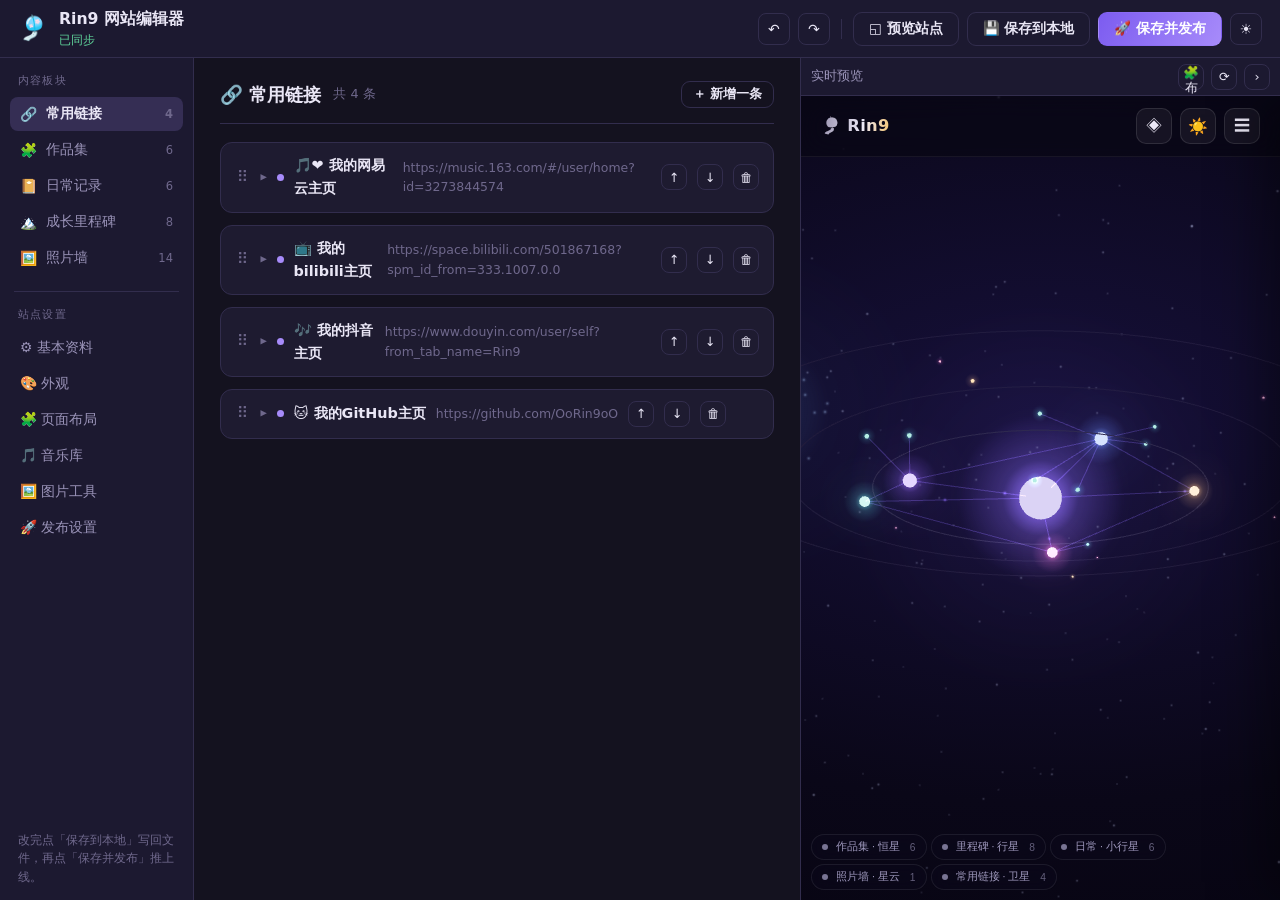
<file: admin.html>
<!DOCTYPE html>
<html lang="zh-CN" data-theme="dark">
<head>
    <meta charset="UTF-8">
    <meta name="viewport" content="width=device-width, initial-scale=1.0">
    <title>Rin9 网站编辑器</title>
    <meta name="robots" content="noindex, nofollow">
    <link rel="stylesheet" href="css/admin.css">
</head>
<body>

    <!-- ============ 顶栏 ============ -->
    <header class="top">
        <div class="brand">
            <span class="logo">🎐</span>
            <div>
                <div class="brand-name">Rin9 网站编辑器</div>
                <div class="brand-sub" id="fileState">正在读取站点…</div>
            </div>
        </div>

        <div class="top-actions">
            <button class="icon-btn" id="btnUndo" title="撤销 (Ctrl+Z)" disabled>↶</button>
            <button class="icon-btn" id="btnRedo" title="重做 (Ctrl+Shift+Z)" disabled>↷</button>
            <span class="top-sep"></span>
            <button class="btn ghost" id="btnPreview" title="在新窗口打开站点">◱ 预览站点</button>
            <button class="btn ghost" id="btnSave" title="写回 js/data.js 和图片文件">💾 保存到本地</button>
            <button class="btn" id="btnPublish" title="提交并推送到 GitHub，Pages 自动部署">🚀 保存并发布</button>
            <button class="icon-btn" id="btnTheme" title="切换编辑器主题">☀️</button>
        </div>
    </header>

    <div class="layout">

        <!-- ============ 侧栏：板块 ============ -->
        <aside class="side">
            <div class="side-title">内容板块</div>
            <nav class="side-nav" id="sideNav"></nav>

            <div class="side-sep"></div>

            <div class="side-title">站点设置</div>
            <button class="side-item" data-act="settings">⚙️ 基本资料</button>
            <button class="side-item" data-act="appearance">🎨 外观</button>
            <button class="side-item" data-act="layout">🧩 页面布局</button>
            <button class="side-item" data-act="music">🎵 音乐库</button>
            <button class="side-item" data-act="images">🖼️ 图片工具</button>
            <button class="side-item" data-act="publish">🚀 发布设置</button>

            <div class="side-foot">
                <div class="hint" id="sideHint">
                    改完点「保存到本地」写回文件，再点「保存并发布」推上线。
                </div>
            </div>
        </aside>

        <!-- ============ 主区：表单 ============ -->
        <main class="main" id="main">
            <div class="loading">正在读取 js/data.js …</div>
        </main>

        <!-- ============ 右栏：实时预览 ============ -->
        <aside class="preview" id="previewPane">
            <div class="preview-head">
                <span>实时预览</span>
                <button class="icon-btn sm" id="btnLayout" title="在预览区拖动调整板块顺序">🧩 布局</button>
                <button class="icon-btn sm" id="btnRefresh" title="刷新预览">⟳</button>
                <button class="icon-btn sm" id="btnTogglePreview" title="折叠/展开">›</button>
            </div>
            <iframe id="previewFrame" title="站点预览"></iframe>
        </aside>

    </div>

    <!-- ============ 图片投放区（拖拽时全屏高亮）============ -->
    <div class="dropzone-overlay" id="dropOverlay">
        <div class="dropzone-box">
            <div class="dz-icon">🖼️</div>
            <div class="dz-title">松手就加进来</div>
            <div class="dz-sub">移动鼠标决定图片放在哪</div>
            <div class="dz-target"></div>
        </div>
    </div>

    <!-- ============ 模态框 ============ -->
    <div class="modal" id="modal">
        <div class="modal-box">
            <div class="modal-head">
                <span id="modalTitle">标题</span>
                <button class="icon-btn sm" id="modalClose">✕</button>
            </div>
            <div class="modal-body" id="modalBody"></div>
            <div class="modal-foot" id="modalFoot"></div>
        </div>
    </div>

    <!-- ============ 提示条 ============ -->
    <div class="toast" id="toast"></div>

    <script src="js/admin.js"></script>
</body>
</html>
</file>
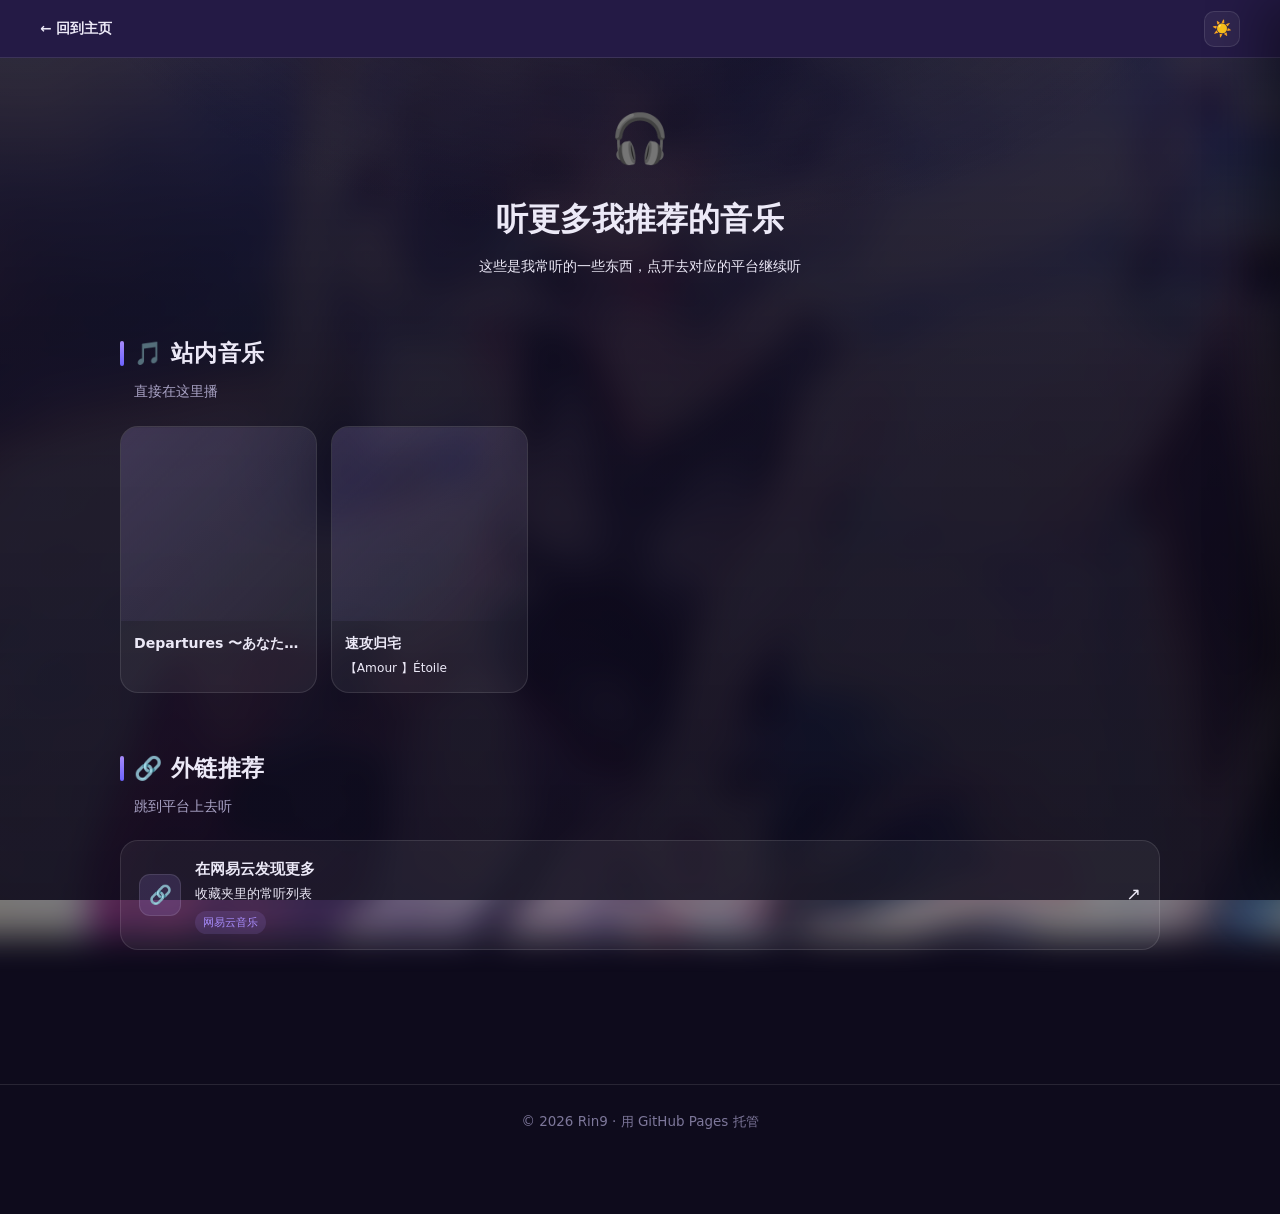
<file: music.html>
<!DOCTYPE html>
<html lang="zh-CN" data-theme="dark">
<head>
    <meta charset="UTF-8">
    <meta name="viewport" content="width=device-width, initial-scale=1.0">
    <title>音乐 · Rin9</title>
    <link rel="stylesheet" href="css/base.css">
    <link rel="stylesheet" href="css/themes/classic.css">
    <link rel="icon" id="faviconLink" href="img/profile.jpg">
</head>
<body class="music-page">

    <header class="page-top">
        <a class="back-link" href="index.html">← 回到主页</a>
        <div class="page-top-right">
            <button class="icon-btn" id="themeBtn" aria-label="切换主题">☀️</button>
        </div>
    </header>

    <main class="container music-page-main">

        <div class="page-hero">
            <div class="page-hero-icon">🎧</div>
            <h1>听更多我推荐的音乐</h1>
            <p>这些是我常听的一些东西，点开去对应的平台继续听</p>
        </div>

        <!-- 站内歌曲 -->
        <section class="section" id="tracks">
            <div class="section-head">
                <h2>🎵 站内音乐</h2>
                <p>直接在这里播</p>
            </div>
            <div class="track-grid" id="trackGrid"></div>
        </section>

        <!-- 外链推荐 -->
        <section class="section" id="recommend">
            <div class="section-head">
                <h2>🔗 外链推荐</h2>
                <p>跳到平台上去听</p>
            </div>
            <div class="rec-list" id="recList"></div>
        </section>

    </main>

    <footer class="footer">
        <div class="container">
            <div>© <span id="year">2026</span> Rin9 · 用 GitHub Pages 托管</div>
        </div>
    </footer>

    <!-- 播放器（与主页共用） -->
    <div class="music-panel" id="musicPanel" aria-hidden="true">
        <div class="music-head">
            <div>
                <div class="music-title" id="musicNowTitle">未在播放</div>
                <div class="music-artist" id="musicNowArtist">选一首歌开始吧</div>
            </div>
            <button class="icon-btn sm" id="musicClose" aria-label="关闭播放器">✕</button>
        </div>
        <div class="music-progress">
            <span id="musicCur">0:00</span>
            <input type="range" id="musicSeek" min="0" max="100" value="0" step="0.1">
            <span id="musicDur">0:00</span>
        </div>
        <div class="music-controls">
            <button class="icon-btn" id="musicPrev" title="上一首">⏮</button>
            <button class="btn" id="musicToggle" style="min-width:92px">▶ 播放</button>
            <button class="icon-btn" id="musicNext" title="下一首">⏭</button>
            <button class="icon-btn" id="musicLoop" title="循环模式">🔁</button>
            <button class="icon-btn" id="musicVolume" title="音量">🔊</button>
        </div>
        <div class="music-section">
            <div class="music-section-head">
                <span>歌单</span>
                <select class="sel" id="musicPlaylistSel" style="max-width:150px"></select>
            </div>
            <div class="music-list" id="musicList"></div>
        </div>
        <a class="music-more" href="music.html">🎧 听更多我推荐的音乐 <span>→</span></a>
    </div>
    <div class="music-backdrop" id="musicBackdrop"></div>

    <script src="js/data.js"></script>
    <script src="js/core/player.js"></script>
    <script src="js/music-page.js"></script>
</body>
</html>
</file>
<file: css/admin.css>
/* ============================================================
   Rin9 网站编辑器 — 样式
   ============================================================ */

:root {
    --bg: #14121f;
    --bg-2: #1c1930;
    --bg-3: #232040;
    --card: #1e1b30;
    --border: #322d4d;
    --text: #e9e6f5;
    --dim: #9a93b8;
    --faint: #6f688c;
    --accent: #a78bfa;
    --accent-2: #7c5cf0;
    --green: #5fd39a;
    --red: #f87171;
    --yellow: #f5c26b;
    --radius: 12px;
}

html[data-theme="light"] {
    --bg: #f3f1fa;
    --bg-2: #eae7f6;
    --bg-3: #ffffff;
    --card: #ffffff;
    --border: #ddd8ee;
    --text: #241f3d;
    --dim: #5d5680;
    --faint: #8e87a8;
    --accent: #6d4ad8;
    --accent-2: #4b3ec4;
}

* { box-sizing: border-box; margin: 0; padding: 0; }

body {
    height: 100vh;
    display: flex;
    flex-direction: column;
    background: var(--bg);
    color: var(--text);
    font: 14px/1.6 "Microsoft YaHei", "PingFang SC", system-ui, sans-serif;
    overflow: hidden;
}

button, input, textarea, select { font-family: inherit; font-size: inherit; color: inherit; }
::-webkit-scrollbar { width: 9px; height: 9px; }
::-webkit-scrollbar-thumb { background: var(--border); border-radius: 6px; }
::-webkit-scrollbar-track { background: transparent; }

/* ---------- 顶栏 ---------- */
.top {
    height: 58px;
    flex: none;
    display: flex;
    align-items: center;
    gap: 16px;
    padding: 0 18px;
    background: var(--bg-2);
    border-bottom: 1px solid var(--border);
}

.brand { display: flex; align-items: center; gap: 11px; }
.logo { font-size: 1.5rem; }
.brand-name { font-weight: 700; font-size: 0.98rem; }
.brand-sub { font-size: 0.76rem; color: var(--faint); }

.top-actions { margin-left: auto; display: flex; gap: 8px; align-items: center; }

.btn {
    padding: 7px 15px;
    border-radius: 9px;
    border: 1px solid transparent;
    background: linear-gradient(120deg, var(--accent-2), var(--accent));
    color: #fff;
    font-size: 0.85rem;
    font-weight: 600;
    cursor: pointer;
    transition: transform 0.15s, box-shadow 0.2s, opacity 0.2s;
    white-space: nowrap;
}
.btn:hover { transform: translateY(-1px); box-shadow: 0 5px 16px rgba(124, 92, 240, 0.35); }
.btn:disabled { opacity: 0.45; cursor: not-allowed; transform: none; box-shadow: none; }
.btn.ghost { background: transparent; border-color: var(--border); color: var(--text); }
.btn.ghost:hover { border-color: var(--accent); background: rgba(167, 139, 250, 0.1); box-shadow: none; }
.btn.sm { padding: 4px 11px; font-size: 0.8rem; }
.btn.danger { background: linear-gradient(120deg, #c0392b, var(--red)); }
.btn.ok { background: linear-gradient(120deg, #2a9d6f, var(--green)); }

.icon-btn {
    width: 32px; height: 32px;
    display: grid; place-items: center;
    border-radius: 8px;
    border: 1px solid var(--border);
    background: transparent;
    color: var(--text);
    cursor: pointer;
    transition: all 0.2s;
    flex: none;
}
.icon-btn:hover { border-color: var(--accent); background: rgba(167, 139, 250, 0.12); }
.icon-btn.sm { width: 26px; height: 26px; font-size: 0.8rem; }

/* ---------- 布局 ---------- */
.layout { flex: 1; display: flex; min-height: 0; }

/* ---------- 侧栏 ---------- */
.side {
    width: 194px; flex: none;
    background: var(--bg-2);
    border-right: 1px solid var(--border);
    padding: 14px 10px;
    display: flex; flex-direction: column;
    overflow-y: auto;
}

.side-title {
    font-size: 0.7rem; letter-spacing: 1.2px; text-transform: uppercase;
    color: var(--faint); padding: 0 8px; margin-bottom: 7px;
}
.side-sep { height: 1px; background: var(--border); margin: 14px 4px; }

.side-item {
    display: flex; align-items: center; gap: 9px;
    width: 100%;
    padding: 8px 10px;
    margin-bottom: 2px;
    border: none; border-radius: 8px;
    background: transparent; color: var(--dim);
    cursor: pointer; text-align: left;
    font-size: 0.87rem;
    transition: all 0.18s;
}
.side-item:hover { background: rgba(167, 139, 250, 0.1); color: var(--text); }
.side-item.active { background: rgba(167, 139, 250, 0.18); color: var(--text); font-weight: 600; }
.side-item .count { margin-left: auto; font-size: 0.72rem; color: var(--faint); }

.side-foot { margin-top: auto; padding-top: 14px; }
.hint { font-size: 0.74rem; color: var(--faint); padding: 0 8px; line-height: 1.55; }

/* ---------- 主区 ---------- */
.main { flex: 1; overflow-y: auto; padding: 22px 26px 80px; min-width: 0; }
.loading { color: var(--dim); padding: 40px; text-align: center; }

.sec-head {
    display: flex; align-items: center; gap: 12px;
    margin-bottom: 18px; padding-bottom: 14px;
    border-bottom: 1px solid var(--border);
}
.sec-head h2 { font-size: 1.15rem; font-weight: 700; }
.sec-head p { font-size: 0.8rem; color: var(--faint); }
.sec-head .spacer { flex: 1; }

/* 卡片条目 */
.item {
    background: var(--card);
    border: 1px solid var(--border);
    border-radius: var(--radius);
    margin-bottom: 12px;
    overflow: hidden;
    transition: border-color 0.2s;
}
.item:hover { border-color: var(--accent); }
.item-head {
    display: flex; align-items: center; gap: 10px;
    padding: 11px 14px;
    cursor: pointer;
    user-select: none;
}
.item-head:hover { background: rgba(167, 139, 250, 0.06); }
.item-dot { width: 7px; height: 7px; border-radius: 50%; background: var(--accent); flex: none; }
.item-title { font-weight: 600; font-size: 0.9rem; }
.item-sub { font-size: 0.78rem; color: var(--faint); }
.item-head .spacer { flex: 1; }
.item-body { padding: 4px 14px 16px; border-top: 1px solid var(--border); }
.item.collapsed .item-body { display: none; }
.chev { color: var(--faint); transition: transform 0.2s; font-size: 0.8rem; }
.item.collapsed .chev { transform: rotate(-90deg); }

/* 排序相关 */
.drag-handle {
    cursor: grab;
    color: var(--faint);
    font-size: 0.95rem;
    line-height: 1;
    padding: 0 2px;
    user-select: none;
    flex: none;
}
.drag-handle:active { cursor: grabbing; }
.drag-handle:hover { color: var(--accent); }

.item.dragging {
    opacity: 0.45;
    border-style: dashed;
}

.item.drop-before { box-shadow: 0 -3px 0 var(--accent); }
.item.drop-after { box-shadow: 0 3px 0 var(--accent); }

/* 表单 */
.field { margin-bottom: 13px; }
.field > label {
    display: block; font-size: 0.78rem; color: var(--dim);
    margin-bottom: 5px; font-weight: 600;
}
.field .tip { font-size: 0.72rem; color: var(--faint); margin-top: 4px; }

.inp, .ta, .sel {
    width: 100%;
    padding: 8px 11px;
    border-radius: 8px;
    border: 1px solid var(--border);
    background: var(--bg);
    outline: none;
    transition: border-color 0.2s;
}
.inp:focus, .ta:focus, .sel:focus { border-color: var(--accent); }
.ta { resize: vertical; min-height: 74px; line-height: 1.65; }
.sel { cursor: pointer; }
.row { display: flex; gap: 10px; }
.row > * { flex: 1; }

/* 标签输入 */
.taglist { display: flex; flex-wrap: wrap; gap: 6px; margin-bottom: 7px; }
.tagchip {
    display: inline-flex; align-items: center; gap: 5px;
    padding: 3px 8px; border-radius: 999px;
    background: rgba(167, 139, 250, 0.16);
    border: 1px solid transparent;
    color: var(--accent); font-size: 0.78rem;
}
.tagchip button {
    border: none; background: none; color: inherit;
    cursor: pointer; font-size: 0.9rem; line-height: 1; padding: 0;
    opacity: 0.65;
}
.tagchip button:hover { opacity: 1; }

/* 图片投放 */
.drop {
    border: 2px dashed var(--border);
    border-radius: var(--radius);
    padding: 20px;
    text-align: center;
    cursor: pointer;
    transition: all 0.2s;
    color: var(--dim);
}
.drop:hover, .drop.over { border-color: var(--accent); background: rgba(167, 139, 250, 0.08); color: var(--text); }
.drop-icon { font-size: 1.7rem; margin-bottom: 6px; }
.drop-title { font-size: 0.87rem; font-weight: 600; }
.drop-sub { font-size: 0.74rem; color: var(--faint); margin-top: 3px; }

.thumbs { display: flex; flex-wrap: wrap; gap: 8px; margin-top: 10px; }
.thumb {
    position: relative;
    width: 92px; height: 92px;
    border-radius: 9px;
    overflow: hidden;
    border: 1px solid var(--border);
    background: var(--bg);
}
.thumb img { width: 100%; height: 100%; object-fit: contain; }
.thumb-x {
    position: absolute; top: 3px; right: 3px;
    width: 20px; height: 20px; border-radius: 50%;
    border: none; background: rgba(0, 0, 0, 0.68); color: #fff;
    cursor: pointer; font-size: 0.72rem; line-height: 1;
    display: grid; place-items: center;
}
.thumb-x:hover { background: var(--red); }
.thumb-name {
    position: absolute; left: 0; right: 0; bottom: 0;
    background: rgba(0, 0, 0, 0.72); color: #fff;
    font-size: 0.6rem; padding: 3px 4px;
    white-space: nowrap; overflow: hidden; text-overflow: ellipsis;
}

/* 状态标签 */
.pill {
    font-size: 0.7rem; padding: 2px 8px; border-radius: 999px;
    border: 1px solid var(--border); color: var(--faint); white-space: nowrap;
}
.pill.done { color: var(--green); border-color: rgba(95, 211, 154, 0.4); }
.pill.wip { color: var(--yellow); border-color: rgba(245, 194, 107, 0.4); }
.pill.plan { color: var(--faint); }

/* ---------- 预览栏 ---------- */
.preview {
    width: 480px; flex: none;
    background: var(--bg-2);
    border-left: 1px solid var(--border);
    display: flex; flex-direction: column;
    transition: width 0.25s var(--ease);
}
.preview.wide { width: min(920px, 58vw); }
.preview.collapsed { width: 36px; }
.preview.collapsed .preview-head span { display: none; }
.preview.collapsed iframe { display: none; }

.preview-head {
    height: 38px; flex: none;
    display: flex; align-items: center; gap: 7px;
    padding: 0 10px;
    border-bottom: 1px solid var(--border);
    font-size: 0.8rem; color: var(--dim);
}
.preview-head span { flex: 1; }
.preview iframe { flex: 1; border: none; background: #fff; width: 100%; }

/* ---------- 拖拽全屏遮罩 ---------- */
.dropzone-overlay {
    position: fixed; inset: 0; z-index: 200;
    display: none; place-items: center;
    background: rgba(20, 18, 31, 0.82);
    backdrop-filter: blur(5px);
    /* 关键：不能让遮罩挡住鼠标，否则 elementFromPoint 拿不到真实落点 */
    pointer-events: none;
}
.dropzone-overlay.show { display: grid; }
.dropzone-box {
    border: 3px dashed var(--accent);
    border-radius: 20px;
    padding: 40px 64px;
    text-align: center;
    transition: border-color 0.2s, transform 0.2s;
}
.dropzone-box.targeted {
    border-color: var(--green);
    transform: scale(1.03);
}
.dz-icon { font-size: 2.6rem; }
.dz-title { font-size: 1.25rem; font-weight: 700; margin: 10px 0 6px; }
.dz-sub { color: var(--dim); font-size: 0.9rem; }
.dz-target {
    margin-top: 12px;
    padding: 7px 16px;
    border-radius: 999px;
    background: rgba(95, 211, 154, 0.16);
    border: 1px solid rgba(95, 211, 154, 0.45);
    color: var(--green);
    font-size: 0.9rem;
    font-weight: 600;
    display: inline-block;
}
.dz-target:empty { display: none; }

/* 拖拽时高亮目标元素 */
.drop-target-hl {
    outline: 2px dashed var(--green) !important;
    outline-offset: 3px;
    background: rgba(95, 211, 154, 0.08) !important;
    border-radius: var(--radius-sm);
}

/* 拖拽时给条目卡片加高亮 */
.item.drag-hover {
    border-color: var(--green);
    box-shadow: 0 0 0 3px rgba(95, 211, 154, 0.18);
}

/* ---------- 模态框 ---------- */
.modal {
    position: fixed; inset: 0; z-index: 150;
    display: none; place-items: center;
    background: rgba(10, 8, 20, 0.7);
    backdrop-filter: blur(4px);
    padding: 24px;
}
.modal.show { display: grid; }
.modal-box {
    width: min(560px, 94vw);
    max-height: 86vh;
    display: flex; flex-direction: column;
    background: var(--bg-2);
    border: 1px solid var(--border);
    border-radius: 16px;
    box-shadow: 0 24px 70px rgba(0, 0, 0, 0.55);
    overflow: hidden;
}
.modal-head {
    display: flex; align-items: center; padding: 14px 18px;
    border-bottom: 1px solid var(--border);
    font-weight: 700;
}
.modal-head span { flex: 1; }
.modal-body { padding: 18px; overflow-y: auto; }
.modal-foot {
    padding: 13px 18px; border-top: 1px solid var(--border);
    display: flex; gap: 9px; justify-content: flex-end;
}

/* ---------- 提示条 ---------- */
.toast {
    position: fixed; left: 50%; bottom: 26px;
    transform: translate(-50%, 90px);
    padding: 10px 20px;
    border-radius: 10px;
    background: var(--bg-3);
    border: 1px solid var(--border);
    box-shadow: 0 10px 34px rgba(0, 0, 0, 0.45);
    font-size: 0.87rem;
    z-index: 300;
    opacity: 0;
    transition: all 0.3s var(--ease);
    max-width: 84vw;
    text-align: center;
}
.toast.show { transform: translate(-50%, 0); opacity: 1; }
.toast.err { border-color: var(--red); }
.toast.ok { border-color: var(--green); }

/* ---------- 音乐库管理 ---------- */
.mus-row {
    display: flex; align-items: center; gap: 8px;
    padding: 8px 10px;
    border-radius: 9px;
    border: 1px solid var(--border);
    background: var(--bg);
    margin-bottom: 6px;
}
.mus-info { flex: 1; min-width: 0; }
.mus-title { font-size: 0.85rem; font-weight: 600; }
.mus-meta {
    font-size: 0.72rem; color: var(--faint);
    overflow: hidden; text-overflow: ellipsis; white-space: nowrap;
}

.pl-row {
    border: 1px solid var(--border);
    border-radius: 9px;
    padding: 10px 12px;
    margin-bottom: 8px;
    background: var(--bg);
}
.pl-head { display: flex; align-items: center; gap: 8px; }
.pl-head .spacer { flex: 1; }
.pl-name { font-weight: 600; font-size: 0.87rem; }
.pl-count { font-size: 0.72rem; color: var(--faint); }
.pl-desc { font-size: 0.76rem; color: var(--dim); margin: 3px 0 7px; }

.pl-tracks { display: flex; flex-wrap: wrap; gap: 5px; }
.pl-track {
    display: inline-flex; align-items: center; gap: 5px;
    padding: 3px 8px; border-radius: 999px;
    background: rgba(167, 139, 250, 0.14);
    color: var(--accent); font-size: 0.75rem;
}
.pl-track button {
    border: none; background: none; color: inherit;
    cursor: pointer; font-size: 0.8rem; line-height: 1; padding: 0;
    opacity: 0.6;
}
.pl-track button:hover { opacity: 1; color: var(--red); }
.pl-add-track {
    border: 1px dashed var(--border); background: transparent;
    color: var(--faint); border-radius: 999px;
    padding: 2px 9px; font-size: 0.75rem; cursor: pointer;
}
.pl-add-track:hover { border-color: var(--accent); color: var(--accent); }

.pl-pick { display: flex; flex-direction: column; gap: 4px; max-height: 320px; overflow-y: auto; }
.pl-pick-item {
    display: flex; align-items: center; gap: 9px;
    padding: 7px 10px; border-radius: 8px; cursor: pointer;
    border: 1px solid transparent;
}
.pl-pick-item:hover { background: rgba(167, 139, 250, 0.1); }
.pl-pick-item input { accent-color: var(--accent); }
.pl-pick-artist { margin-left: auto; font-size: 0.74rem; color: var(--faint); }

/* ---------- 发布状态 ---------- */
.pub-badge {
    padding: 9px 13px;
    border-radius: 9px;
    font-size: 0.85rem;
    font-weight: 600;
    margin-bottom: 8px;
}
.pub-badge.ok {
    background: rgba(95, 211, 154, 0.14);
    border: 1px solid rgba(95, 211, 154, 0.4);
    color: var(--green);
}
.pub-badge.warn {
    background: rgba(245, 194, 107, 0.14);
    border: 1px solid rgba(245, 194, 107, 0.4);
    color: var(--yellow);
}
.pub-info {
    font-size: 0.78rem;
    color: var(--dim);
    display: flex;
    flex-direction: column;
    gap: 3px;
}
.pub-info code {
    background: var(--bg-3);
    padding: 1px 6px;
    border-radius: 5px;
    font-size: 0.74rem;
    color: var(--accent);
}

/* ---------- 页面布局列表 ---------- */
.lay-row {
    display: flex; align-items: center; gap: 7px;
    padding: 7px 10px;
    border-radius: 9px;
    border: 1px solid var(--border);
    background: var(--bg);
    margin-bottom: 5px;
}
.lay-idx {
    width: 20px; height: 20px; flex: none;
    display: grid; place-items: center;
    border-radius: 6px;
    background: var(--accent-soft);
    color: var(--accent);
    font-size: 0.72rem; font-weight: 700;
}
.lay-name { font-size: 0.85rem; font-weight: 600; }
.lay-row .spacer { flex: 1; }

/* ---------- 顶栏分隔 ---------- */
.top-sep {
    width: 1px; height: 20px;
    background: var(--border);
    margin: 0 3px;
}
.icon-btn.active {
    border-color: var(--accent);
    background: rgba(167, 139, 250, 0.18);
    color: var(--accent);
}

@media (max-width: 1100px) {
    .preview { display: none; }
}

/* ---------- 外观面板 ---------- */
.skin-pick {
    display: grid;
    grid-template-columns: 1fr 1fr;
    gap: 10px;
}

.skin-card {
    position: relative;
    display: flex;
    flex-direction: column;
    align-items: flex-start;
    gap: 3px;
    padding: 14px 15px;
    border-radius: var(--radius-sm);
    border: 1px solid var(--border);
    background: var(--bg);
    color: var(--text);
    cursor: pointer;
    text-align: left;
    transition: all 0.22s var(--ease);
}

.skin-card:hover {
    border-color: var(--accent);
    transform: translateY(-2px);
}

.skin-card.on {
    border-color: var(--accent);
    background: rgba(167, 139, 250, 0.12);
    box-shadow: 0 0 0 2px rgba(167, 139, 250, 0.18);
}

.sc-icon {
    font-size: 1.1rem;
    color: var(--accent);
    line-height: 1;
    margin-bottom: 4px;
}

.sc-name { font-size: 0.88rem; font-weight: 700; }
.sc-desc { font-size: 0.72rem; color: var(--faint); line-height: 1.5; }

.sc-check {
    position: absolute;
    top: 11px; right: 12px;
    color: var(--accent);
    font-size: 0.8rem;
    opacity: 0;
}

.skin-card.on .sc-check { opacity: 1; }

.color-row {
    display: flex;
    align-items: center;
    gap: 8px;
}

.color-row input[type="color"] {
    width: 38px;
    height: 34px;
    padding: 2px;
    border: 1px solid var(--border);
    border-radius: 8px;
    background: var(--bg);
    cursor: pointer;
    flex: none;
}

.color-row .inp { flex: 1; font-family: var(--font-mono, monospace); font-size: 0.8rem; }
</file>
<file: css/base.css>
/* ============================================================
   base.css —— 全局壳层样式
   所有主题共用：变量、基础、布局容器、导航、灯箱、播放器、回到顶部
   主题专属样式在 css/themes/<name>.css
   ============================================================ */

/* ============================================================
   Rin9's Website — 样式表
   结构：1.变量  2.基础  3.布局  4.导航  5.各板块  6.响应式
   ============================================================ */

/* ---------- 1. 设计变量 ---------- */
:root {
    --bg-1: #16122a;
    --bg-2: #241a45;
    --bg-3: #0e0b1c;
    --card: rgba(255, 255, 255, 0.055);
    --card-hover: rgba(255, 255, 255, 0.09);
    --border: rgba(255, 255, 255, 0.11);
    --text: #ece9f7;
    --text-dim: #a8a2c4;
    --text-faint: #7d779a;
    --accent: #a78bfa;
    --accent-2: #6c63ff;
    --accent-soft: rgba(167, 139, 250, 0.14);
    --accent-glow: rgba(167, 139, 250, 0.22);
    --gap-scale: 1;
    --font-sans: -apple-system, BlinkMacSystemFont, "Segoe UI", "PingFang SC", "Microsoft YaHei", sans-serif;
    --gold: #f5c26b;
    --shadow: 0 10px 34px rgba(0, 0, 0, 0.42);
    --radius: 18px;
    --radius-sm: 12px;
    --maxw: 920px;
    --blur: blur(14px);
    --ease: cubic-bezier(0.4, 0, 0.2, 1);
}

/* 浅色主题 */
html[data-theme="light"] {
    --bg-1: #f4f2fb;
    --bg-2: #e8e4f7;
    --bg-3: #ffffff;
    --card: rgba(255, 255, 255, 0.72);
    --card-hover: rgba(255, 255, 255, 0.92);
    --border: rgba(60, 45, 110, 0.14);
    --text: #221d3a;
    --text-dim: #5b5478;
    --text-faint: #8a83a6;
    --accent: #6d4ad8;
    --accent-2: #4b3ec4;
    --accent-soft: rgba(109, 74, 216, 0.1);
    --shadow: 0 10px 30px rgba(60, 45, 110, 0.14);
}

/* ---------- 2. 基础 ---------- */
* { box-sizing: border-box; margin: 0; padding: 0; }

html { scroll-behavior: smooth; scroll-padding-top: 80px; }

body {
    min-height: 100vh;
    color: var(--text);
    font-family: "Microsoft YaHei", "PingFang SC", "Segoe UI", system-ui, sans-serif;
    line-height: 1.7;
    background-color: var(--bg-3);
    background-image:
        radial-gradient(1100px 620px at 12% -8%, rgba(167, 139, 250, 0.26), transparent 60%),
        radial-gradient(900px 520px at 88% 8%, rgba(108, 99, 255, 0.2), transparent 62%),
        linear-gradient(160deg, var(--bg-1) 0%, var(--bg-2) 55%, var(--bg-3) 100%);
    background-attachment: fixed;
    transition: background-color 0.4s var(--ease), color 0.4s var(--ease);
}

/* 背景图图层：模糊 + 压暗，只作为氛围，不干扰阅读 */
body::after {
    content: "";
    position: fixed;
    inset: 0;
    z-index: -2;
    pointer-events: none;
    background: url("../img/webbg.webp") center 8% / cover no-repeat;
    filter: blur(16px) saturate(1.15);
    opacity: 0.45;
    transform: scale(1.08);
}

html[data-theme="light"] body::after {
    filter: blur(18px) saturate(1.05) brightness(1.15);
    opacity: 0.55;
}

/* 顶部氛围遮罩，保证文字可读 */
body::before {
    content: "";
    position: fixed;
    inset: 0;
    z-index: -1;
    pointer-events: none;
    background:
        radial-gradient(900px 500px at 50% -10%, rgba(22, 18, 42, 0.62), transparent 65%),
        linear-gradient(180deg, rgba(12, 9, 24, 0.72) 0%, rgba(12, 9, 24, 0.82) 45%, rgba(12, 9, 24, 0.88) 100%);
}

html[data-theme="light"] body::before {
    background:
        radial-gradient(900px 500px at 50% -10%, rgba(255, 255, 255, 0.6), transparent 65%),
        linear-gradient(180deg, rgba(248, 247, 253, 0.8) 0%, rgba(245, 243, 251, 0.86) 45%, rgba(243, 241, 250, 0.9) 100%);
}

img { max-width: 100%; display: block; }
a { color: inherit; text-decoration: none; }

::selection { background: var(--accent); color: #fff; }

:focus-visible {
    outline: 2px solid var(--accent);
    outline-offset: 3px;
    border-radius: 6px;
}

/* 滚动条 */
::-webkit-scrollbar { width: 10px; }
::-webkit-scrollbar-track { background: transparent; }
::-webkit-scrollbar-thumb {
    background: linear-gradient(var(--accent-2), var(--accent));
    border-radius: 8px;
    border: 2px solid transparent;
    background-clip: padding-box;
}

/* ---------- 3. 布局 ---------- */
.container {
    width: 100%;
    max-width: var(--maxw);
    margin: 0 auto;
    padding: 0 20px 80px;
}

.section { margin-top: calc(56px * var(--gap-scale, 1)); scroll-margin-top: 84px; }

.section-head { margin-bottom: 22px; }

.section-head h2 {
    font-size: 1.42rem;
    font-weight: 700;
    letter-spacing: 0.4px;
    display: flex;
    align-items: center;
    gap: 10px;
}

.section-head h2::before {
    content: "";
    width: 4px;
    height: 1.1em;
    border-radius: 3px;
    background: linear-gradient(var(--accent), var(--accent-2));
}

.section-head p {
    color: var(--text-dim);
    font-size: 0.9rem;
    margin-top: 6px;
    padding-left: 14px;
}

/* 卡片通用 */
.card {
    background: var(--card);
    backdrop-filter: var(--blur);
    -webkit-backdrop-filter: var(--blur);
    border: 1px solid var(--border);
    border-radius: var(--radius);
    padding: 26px;
    box-shadow: var(--shadow);
    transition: background 0.3s var(--ease), border-color 0.3s var(--ease), transform 0.3s var(--ease);
}

/* ---------- 4. 顶部导航 ---------- */
.nav {
    position: sticky;
    top: 0;
    z-index: 60;
    background: color-mix(in srgb, var(--bg-3) 72%, transparent);
    backdrop-filter: var(--blur);
    -webkit-backdrop-filter: var(--blur);
    border-bottom: 1px solid var(--border);
}

.nav-inner {
    max-width: var(--maxw);
    margin: 0 auto;
    padding: 0 20px;
    height: 60px;
    display: flex;
    align-items: center;
    gap: 18px;
}

.nav-brand {
    font-weight: 800;
    font-size: 1.02rem;
    letter-spacing: 0.3px;
    white-space: nowrap;
    background: linear-gradient(100deg, var(--accent), var(--text) 60%, var(--gold));
    -webkit-background-clip: text;
    background-clip: text;
    color: transparent;
}

.nav-links {
    display: flex;
    gap: 4px;
    margin-left: auto;
    flex-wrap: wrap;
}

.nav-links a {
    padding: 7px 13px;
    border-radius: 999px;
    font-size: 0.88rem;
    color: var(--text-dim);
    transition: all 0.25s var(--ease);
}

.nav-links a:hover { color: var(--text); background: var(--accent-soft); }

.nav-links a.active {
    color: var(--text);
    background: var(--accent-soft);
    box-shadow: inset 0 0 0 1px var(--accent);
}

.nav-tools { display: flex; gap: 8px; margin-left: auto; }
.nav-links + .nav-tools { margin-left: 0; }

.icon-btn {
    width: 36px;
    height: 36px;
    display: grid;
    place-items: center;
    border-radius: 10px;
    border: 1px solid var(--border);
    background: var(--card);
    color: var(--text);
    font-size: 1rem;
    cursor: pointer;
    transition: all 0.25s var(--ease);
}

.icon-btn:hover {
    background: var(--accent-soft);
    border-color: var(--accent);
    transform: translateY(-2px);
}

.nav-toggle { display: none; }

/* 灯箱 */
.lightbox {
    position: fixed;
    inset: 0;
    z-index: 100;
    display: none;
    place-items: center;
    background: rgba(8, 6, 18, 0.86);
    backdrop-filter: blur(6px);
    padding: 24px;
}

.lightbox.open { display: grid; }

.lightbox img {
    max-width: min(900px, 92vw);
    max-height: 86vh;
    width: auto;
    height: auto;
    object-fit: contain;   /* 完整显示原图，不裁剪 */
    border-radius: var(--radius-sm);
    box-shadow: 0 20px 60px rgba(0, 0, 0, 0.6);
}

.lightbox-close {
    position: absolute;
    top: 18px;
    right: 18px;
    width: 40px;
    height: 40px;
    border-radius: 50%;
    border: 1px solid var(--border);
    background: var(--card);
    color: var(--text);
    font-size: 1.2rem;
    cursor: pointer;
}

.lightbox-cap {
    position: absolute;
    bottom: 26px;
    left: 0;
    right: 0;
    text-align: center;
    color: var(--text-dim);
    font-size: 0.88rem;
}

/* ---------- 12. 回到顶部 ---------- */
.to-top {
    position: fixed;
    right: 22px;
    bottom: 22px;
    z-index: 70;
    width: 44px;
    height: 44px;
    border-radius: 50%;
    border: 1px solid var(--border);
    background: var(--card);
    backdrop-filter: var(--blur);
    color: var(--text);
    font-size: 1.1rem;
    cursor: pointer;
    display: grid;
    place-items: center;
    opacity: 0;
    pointer-events: none;
    transform: translateY(14px);
    transition: all 0.35s var(--ease);
}

.to-top.show { opacity: 1; pointer-events: auto; transform: translateY(0); }
.to-top:hover { border-color: var(--accent); background: var(--accent-soft); }

/* ---------- 13. 滚动入场 ---------- */
.reveal {
    opacity: 0;
    transform: translateY(22px);
    transition: opacity 0.7s var(--ease), transform 0.7s var(--ease);
}

.reveal.in { opacity: 1; transform: none; }

/* ---------- 15. 钉住的板块 ---------- */
.section.pinned {
    position: sticky;
    top: 64px;
    z-index: 30;
    background: var(--bg-2);
    box-shadow: 0 8px 30px rgba(0, 0, 0, 0.22);
    border-radius: var(--radius);
    padding-left: 18px;
    padding-right: 18px;
    border: 1px solid var(--border);
}

.section.pinned::before {
    content: "📌";
    position: absolute;
    top: 10px;
    right: 14px;
    font-size: 0.8rem;
    opacity: 0.5;
}

/* ---------- 16. 音乐聚合器 ---------- */
.music-backdrop {
    position: fixed; inset: 0; z-index: 190;
    background: rgba(8, 6, 16, 0.6);
    backdrop-filter: blur(3px);
    opacity: 0;
    pointer-events: none;
    transition: opacity 0.3s var(--ease);
}
.music-backdrop.show { opacity: 1; pointer-events: auto; }

.music-panel {
    position: fixed;
    top: 0; right: 0; bottom: 0;
    width: min(360px, 92vw);
    z-index: 200;
    background: var(--bg-2);
    border-left: 1px solid var(--border);
    box-shadow: -18px 0 50px rgba(0, 0, 0, 0.4);
    transform: translateX(100%);
    transition: transform 0.32s var(--ease);
    display: flex;
    flex-direction: column;
    padding: 18px;
    overflow-y: auto;
}
.music-panel.open { transform: translateX(0); }

.music-head {
    display: flex; align-items: flex-start; gap: 10px;
    margin-bottom: 16px;
}
.music-head > div { flex: 1; min-width: 0; }
.music-title {
    font-weight: 700; font-size: 1rem;
    overflow: hidden; text-overflow: ellipsis; white-space: nowrap;
}
.music-artist { font-size: 0.78rem; color: var(--dim); margin-top: 2px; }

.music-progress {
    display: flex; align-items: center; gap: 9px;
    margin-bottom: 14px;
    font-size: 0.72rem; color: var(--dim);
    font-variant-numeric: tabular-nums;
}
.music-progress input[type="range"] { flex: 1; accent-color: var(--accent); cursor: pointer; }

.music-controls {
    display: flex; align-items: center; gap: 8px;
    margin-bottom: 20px; flex-wrap: wrap;
}

.music-section { margin-bottom: 18px; }
.music-section-head {
    display: flex; align-items: center; justify-content: space-between;
    gap: 10px; margin-bottom: 9px;
    font-size: 0.8rem; font-weight: 700; color: var(--dim);
}
.music-section-head .sel { padding: 5px 9px; font-size: 0.78rem; }

.music-list { display: flex; flex-direction: column; gap: 3px; }

.music-item {
    display: flex; align-items: center; gap: 9px;
    padding: 7px 9px;
    border-radius: 9px;
    cursor: pointer;
    transition: background 0.18s;
}
.music-item:hover { background: rgba(167, 139, 250, 0.12); }
.music-item.playing { background: rgba(167, 139, 250, 0.18); }
.music-item.playing .mi-title { color: var(--accent); }

.mi-idx { width: 12px; font-size: 0.7rem; color: var(--accent); text-align: center; flex: none; }
.mi-cover {
    width: 34px; height: 34px; flex: none;
    border-radius: 7px;
    background: linear-gradient(135deg, var(--accent-soft), transparent);
    background-size: cover; background-position: center;
    border: 1px solid var(--border);
}
.mi-info { flex: 1; min-width: 0; display: flex; flex-direction: column; }
.mi-title {
    font-size: 0.82rem; font-weight: 600;
    overflow: hidden; text-overflow: ellipsis; white-space: nowrap;
}
.mi-artist { font-size: 0.72rem; color: var(--faint); }
.mi-dur { font-size: 0.7rem; color: var(--faint); font-variant-numeric: tabular-nums; }

.music-empty {
    padding: 18px; text-align: center;
    color: var(--faint); font-size: 0.82rem;
    border: 1px dashed var(--border); border-radius: var(--radius-sm);
}

.music-more {
    display: flex; align-items: center; justify-content: space-between;
    margin-top: auto; padding: 12px 15px;
    border-radius: var(--radius-sm);
    background: linear-gradient(120deg, rgba(167, 139, 250, 0.16), rgba(124, 92, 240, 0.1));
    border: 1px solid var(--border);
    color: var(--text); text-decoration: none;
    font-size: 0.85rem; font-weight: 600;
    transition: all 0.22s var(--ease);
}
.music-more:hover {
    border-color: var(--accent);
    transform: translateY(-1px);
    box-shadow: 0 6px 20px rgba(124, 92, 240, 0.22);
}

/* ---------- 17. 音乐推荐页 ---------- */
body.music-page { background-attachment: fixed; }

.page-top {
    height: 58px;
    display: flex; align-items: center; gap: 14px;
    padding: 0 clamp(16px, 5vw, 40px);
    background: var(--bg-2);
    border-bottom: 1px solid var(--border);
    position: sticky; top: 0; z-index: 50;
    backdrop-filter: var(--blur);
    -webkit-backdrop-filter: var(--blur);
}
.back-link {
    color: var(--dim); text-decoration: none;
    font-size: 0.85rem; font-weight: 600;
    transition: color 0.2s;
}
.back-link:hover { color: var(--accent); }
.page-top-right { margin-left: auto; }

.music-page-main {
    padding-top: 40px;
    padding-bottom: 70px;
    max-width: 1080px;   /* 音乐页比正文宽一些，网格排布更好看 */
}

.page-hero { text-align: center; margin-bottom: 46px; }
.page-hero-icon { font-size: 3rem; margin-bottom: 12px; }
.page-hero h1 { font-size: clamp(1.4rem, 4vw, 2rem); margin-bottom: 8px; }
.page-hero p { color: var(--dim); font-size: 0.9rem; }

.track-grid {
    display: grid;
    grid-template-columns: repeat(auto-fill, minmax(180px, 1fr));
    gap: 14px;
}

.track-card {
    background: var(--card);
    border: 1px solid var(--border);
    border-radius: var(--radius);
    overflow: hidden;
    cursor: pointer;
    transition: all 0.26s var(--ease);
}
.track-card:hover {
    transform: translateY(-3px);
    border-color: var(--accent);
    box-shadow: 0 10px 28px rgba(0, 0, 0, 0.25);
}
.tc-cover {
    aspect-ratio: 1;
    background: linear-gradient(135deg, var(--accent-soft), transparent);
    background-size: cover; background-position: center;
    display: grid; place-items: center;
    position: relative;
}
.tc-play {
    width: 42px; height: 42px; border-radius: 50%;
    background: rgba(0, 0, 0, 0.55);
    color: #fff; display: grid; place-items: center;
    font-size: 0.9rem;
    opacity: 0; transform: scale(0.85);
    transition: all 0.25s var(--ease);
}
.track-card:hover .tc-play { opacity: 1; transform: scale(1); }
.tc-info { padding: 11px 13px 13px; }
.tc-title {
    font-size: 0.88rem; font-weight: 600;
    overflow: hidden; text-overflow: ellipsis; white-space: nowrap;
}
.tc-artist { font-size: 0.76rem; color: var(--faint); margin-top: 2px; }

.rec-list { display: flex; flex-direction: column; gap: 10px; }
.rec-card {
    display: flex; align-items: center; gap: 14px;
    padding: 15px 18px;
    background: var(--card);
    border: 1px solid var(--border);
    border-radius: var(--radius);
    text-decoration: none; color: var(--text);
    transition: all 0.24s var(--ease);
}
.rec-card:hover {
    border-color: var(--accent);
    transform: translateX(4px);
    background: var(--card-hover);
}
.rc-icon {
    width: 42px; height: 42px; flex: none;
    display: grid; place-items: center;
    border-radius: 11px; font-size: 1.15rem;
    background: var(--accent-soft);
    border: 1px solid var(--border);
}
.rc-info { flex: 1; min-width: 0; }
.rc-title { font-weight: 600; font-size: 0.92rem; }
.rc-desc { font-size: 0.8rem; color: var(--dim); margin-top: 2px; }
.rc-platform {
    display: inline-block; margin-top: 6px;
    font-size: 0.7rem; padding: 2px 8px;
    border-radius: 999px;
    background: rgba(167, 139, 250, 0.14);
    color: var(--accent);
}
.rc-arrow { font-size: 1.1rem; color: var(--faint); flex: none; }


@media (max-width: 720px) {
    .card { padding: 20px; }
    .music-panel { width: 100vw; }
    .track-grid { grid-template-columns: repeat(auto-fill, minmax(140px, 1fr)); }
}

@media (max-width: 620px) {
    .nav-links {
        position: absolute;
        top: 60px;
        left: 12px;
        right: 12px;
        flex-direction: column;
        background: var(--bg-3);
        border: 1px solid var(--border);
        border-radius: var(--radius-sm);
        padding: 8px;
        gap: 2px;
        display: none;
        box-shadow: var(--shadow);
    }
    .nav-links.open { display: flex; }
    .nav-links a { padding: 10px 14px; }
    .nav-toggle { display: grid; }
    .nav-brand { margin-right: auto; }
}

@media (prefers-reduced-motion: reduce) {
    * { animation: none !important; transition-duration: 0.01ms !important; }
    html { scroll-behavior: auto; }
}
/* ============================================================
   界面切换（shell 层）
   ============================================================ */
.skin-menu {
    /* fixed 而不是 absolute：菜单要贴着粘性导航栏，页面滚动时不能跟着跑 */
    position: fixed;
    top: 64px;
    right: max(16px, calc((100vw - var(--maxw)) / 2 + 8px));
    z-index: 120;
    width: 268px;
    max-height: calc(100vh - 84px);
    overflow-y: auto;
    padding: 8px;
    border-radius: var(--radius);
    background: var(--bg-2);
    border: 1px solid var(--border);
    box-shadow: 0 18px 50px rgba(0, 0, 0, 0.42);
    backdrop-filter: var(--blur);
    opacity: 0;
    transform: translateY(-8px) scale(0.97);
    pointer-events: none;
    transition: opacity 0.22s var(--ease), transform 0.22s var(--ease);
}

.skin-menu.open {
    opacity: 1;
    transform: none;
    pointer-events: auto;
}

.skin-item {
    display: flex;
    align-items: center;
    gap: 11px;
    width: 100%;
    padding: 11px 12px;
    border: 1px solid transparent;
    border-radius: var(--radius-sm);
    background: transparent;
    color: var(--text);
    text-align: left;
    cursor: pointer;
    transition: background 0.2s, border-color 0.2s;
}

.skin-item:hover {
    background: var(--accent-soft);
    border-color: var(--border);
}

.skin-item.current {
    border-color: var(--accent);
    background: var(--accent-soft);
}

.skin-icon {
    width: 34px; height: 34px;
    flex: none;
    display: grid; place-items: center;
    border-radius: 10px;
    background: var(--bg-3);
    border: 1px solid var(--border);
    font-size: 0.95rem;
    color: var(--accent);
}

.skin-info { display: flex; flex-direction: column; gap: 2px; min-width: 0; flex: 1; }
.skin-name { font-size: 0.86rem; font-weight: 600; }
.skin-desc { font-size: 0.72rem; color: var(--text-faint); }

.skin-check {
    color: var(--accent);
    font-size: 0.8rem;
    opacity: 0;
    flex: none;
}

.skin-item.current .skin-check { opacity: 1; }

.skin-foot {
    margin-top: 6px;
    padding: 8px 12px 4px;
    border-top: 1px solid var(--border);
    font-size: 0.7rem;
    color: var(--text-faint);
    line-height: 1.6;
}

/* 主题切换时的呼吸感 */
#app { transition: opacity 0.2s var(--ease), transform 0.24s var(--ease); }
#app.skin-leaving { opacity: 0; transform: translateY(6px); }
#app.skin-entering { animation: skin-in 0.5s var(--ease); }

@keyframes skin-in {
    from { opacity: 0; transform: translateY(10px); }
    to { opacity: 1; transform: none; }
}

@media (max-width: 620px) {
    .skin-menu { right: 12px; left: 12px; width: auto; }
}
</file>
<file: css/themes/classic.css>
/* ============================================================
   classic.css —— 经典主题（原来的 2D 版本）
   ============================================================ */

/* ---------- 5. Hero ---------- */
.hero {
    margin-top: 46px;
    display: grid;
    grid-template-columns: 190px 1fr;
    gap: 30px;
    align-items: center;
}

.avatar {
    width: 190px;
    height: 190px;
    border-radius: 50%;
    object-fit: cover;
    border: 3px solid var(--accent);
    box-shadow: 0 0 0 6px var(--accent-soft), var(--shadow);
    transition: transform 0.4s var(--ease);
}

.avatar:hover { transform: scale(1.03) rotate(-2deg); }

.hero-body h1 {
    font-size: 2.1rem;
    line-height: 1.25;
    margin-bottom: 8px;
    background: linear-gradient(100deg, var(--accent), var(--text) 55%, var(--gold));
    -webkit-background-clip: text;
    background-clip: text;
    color: transparent;
}

.hero-tag {
    display: inline-block;
    font-size: 0.78rem;
    letter-spacing: 1.5px;
    text-transform: uppercase;
    color: var(--accent);
    border: 1px solid var(--accent);
    border-radius: 999px;
    padding: 3px 12px;
    margin-bottom: 12px;
}

.hero-body p { color: var(--text-dim); margin-bottom: 18px; }

.hero-actions { display: flex; gap: 10px; flex-wrap: wrap; }

.btn {
    padding: 9px 20px;
    border-radius: 999px;
    border: 1px solid transparent;
    background: linear-gradient(120deg, var(--accent-2), var(--accent));
    color: #fff;
    font-size: 0.9rem;
    font-weight: 600;
    cursor: pointer;
    transition: transform 0.22s var(--ease), box-shadow 0.22s var(--ease), opacity 0.2s;
}

.btn:hover {
    transform: translateY(-2px);
    box-shadow: 0 8px 22px rgba(108, 99, 255, 0.38);
}

.btn.ghost {
    background: transparent;
    border-color: var(--border);
    color: var(--text);
}

.btn.ghost:hover { border-color: var(--accent); background: var(--accent-soft); }

/* ---------- 6. 常用链接 ---------- */
.links-grid {
    display: grid;
    grid-template-columns: repeat(auto-fit, minmax(140px, 1fr));
    gap: 14px;
}

.link-item {
    background: var(--card);
    border: 1px solid var(--border);
    border-radius: var(--radius-sm);
    padding: 18px 12px;
    text-align: center;
    transition: all 0.28s var(--ease);
}

.link-item:hover {
    background: var(--card-hover);
    transform: translateY(-4px);
    border-color: var(--accent);
    box-shadow: 0 10px 24px rgba(108, 99, 255, 0.22);
}

.link-item .icon { font-size: 1.9rem; line-height: 1.2; white-space: nowrap; }
.link-item .name { display: block; margin-top: 6px; font-size: 0.88rem; color: var(--text-dim); }
.link-item:hover .name { color: var(--text); }

/* ---------- 7. 成长里程碑 ---------- */
.milestone-list { display: flex; flex-direction: column; gap: 14px; }

.milestone {
    display: flex;
    gap: 16px;
    align-items: flex-start;
    padding: 20px 22px;
    background: var(--card);
    backdrop-filter: var(--blur);
    -webkit-backdrop-filter: var(--blur);
    border: 1px solid var(--border);
    border-radius: var(--radius);
    position: relative;
    overflow: hidden;
    transition: all 0.3s var(--ease);
}

.milestone::after {
    content: "";
    position: absolute;
    inset: 0 auto 0 0;
    width: 3px;
    background: linear-gradient(var(--accent), var(--accent-2));
    opacity: 0.55;
}

.milestone:hover {
    background: var(--card-hover);
    border-color: var(--accent);
    transform: translateX(3px);
}

.milestone-icon {
    flex: none;
    width: 46px;
    height: 46px;
    display: grid;
    place-items: center;
    font-size: 1.5rem;
    border-radius: 14px;
    background: var(--accent-soft);
    border: 1px solid var(--border);
}

.milestone-body { flex: 1; min-width: 0; }

.milestone-title {
    font-size: 1.05rem;
    font-weight: 700;
    margin: 3px 0 6px;
}

/* ---------- 8. 作品集 ---------- */
.filter-bar {
    display: flex;
    gap: 8px;
    flex-wrap: wrap;
    margin-bottom: 18px;
}

.filter-btn {
    padding: 5px 14px;
    border-radius: 999px;
    border: 1px solid var(--border);
    background: transparent;
    color: var(--text-dim);
    font-size: 0.84rem;
    cursor: pointer;
    transition: all 0.25s var(--ease);
}

.filter-btn:hover { color: var(--text); border-color: var(--accent); }

.filter-btn.active {
    background: var(--accent-soft);
    border-color: var(--accent);
    color: var(--text);
}

.works-grid {
    display: grid;
    grid-template-columns: repeat(auto-fill, minmax(240px, 1fr));
    gap: 16px;
    align-items: start;   /* 有封面/无封面的卡片各自按内容高度，不强行拉伸 */
}

.work-card {
    display: flex;
    flex-direction: column;
    gap: 10px;
    padding: 0;
    overflow: hidden;
    background: var(--card);
    border: 1px solid var(--border);
    border-radius: var(--radius-sm);
    transition: all 0.3s var(--ease);
}

/* 作品封面 */
.work-cover {
    width: 100%;
    aspect-ratio: 16 / 9;
    overflow: hidden;
    border-bottom: 1px solid var(--border);
}

.work-cover img {
    width: 100%;
    height: 100%;
    object-fit: cover;
    transition: transform 0.5s var(--ease);
}

.work-card:hover .work-cover img { transform: scale(1.06); }

.work-card > *:not(.work-cover) { margin-left: 20px; margin-right: 20px; }
.work-card > .work-cover { margin: 0; }
.work-card > .work-top { margin-top: 18px; }
.work-card > .work-links { margin-bottom: 18px; }

.work-card:hover {
    background: var(--card-hover);
    transform: translateY(-4px);
    border-color: var(--accent);
    box-shadow: 0 10px 26px rgba(108, 99, 255, 0.22);
}

.work-top {
    display: flex;
    align-items: flex-start;
    justify-content: space-between;
    gap: 10px;
}

.work-title { font-size: 1.02rem; font-weight: 700; }
.work-desc { font-size: 0.87rem; color: var(--text-dim); flex: 1; }

.work-tags { display: flex; gap: 6px; flex-wrap: wrap; }

.tag {
    font-size: 0.72rem;
    padding: 2px 9px;
    border-radius: 999px;
    background: var(--accent-soft);
    color: var(--accent);
    border: 1px solid transparent;
}

html[data-theme="light"] .tag { color: var(--accent-2); }

.badge {
    font-size: 0.7rem;
    padding: 2px 9px;
    border-radius: 999px;
    white-space: nowrap;
    border: 1px solid var(--border);
    color: var(--text-faint);
}

.badge.done { color: #7ee2a8; border-color: rgba(126, 226, 168, 0.4); }
.badge.wip { color: var(--gold); border-color: rgba(245, 194, 107, 0.4); }
.badge.plan { color: var(--text-faint); }

.work-links { display: flex; gap: 14px; font-size: 0.82rem; color: var(--accent); }
.work-links a:hover { text-decoration: underline; }

/* ---------- 9. 日常记录 ---------- */
.timeline { position: relative; padding-left: 22px; }

.timeline::before {
    content: "";
    position: absolute;
    left: 5px;
    top: 6px;
    bottom: 6px;
    width: 2px;
    background: linear-gradient(var(--accent), transparent);
}

.entry {
    position: relative;
    margin-bottom: 18px;
    padding: 18px 20px;
    background: var(--card);
    border: 1px solid var(--border);
    border-radius: var(--radius-sm);
    transition: all 0.3s var(--ease);
}

.entry:hover { background: var(--card-hover); border-color: var(--accent); }

.entry::before {
    content: "";
    position: absolute;
    left: -21px;
    top: 24px;
    width: 10px;
    height: 10px;
    border-radius: 50%;
    background: var(--accent);
    box-shadow: 0 0 0 4px var(--accent-soft);
}

.entry-date {
    font-size: 0.78rem;
    color: var(--accent);
    letter-spacing: 0.6px;
    font-weight: 600;
}

.entry-title { font-size: 1rem; font-weight: 700; margin: 3px 0 6px; }
.entry-text { font-size: 0.88rem; color: var(--text-dim); }

/* 记录配图 */
.entry-imgs {
    display: flex;
    gap: 10px;
    margin-top: 12px;
    flex-wrap: wrap;
}

.entry-imgs img {
    width: 118px;
    height: 84px;
    object-fit: cover;
    border-radius: 10px;
    border: 1px solid var(--border);
    cursor: zoom-in;
    background: linear-gradient(135deg, var(--accent-soft), transparent);
    transition: transform 0.35s var(--ease), border-color 0.35s var(--ease);
}

.entry-imgs img:hover {
    transform: scale(1.06);
    border-color: var(--accent);
}

/* ---------- 10. 照片墙 ----------
   用 CSS 多列实现瀑布流：图片按原始比例完整显示，不裁剪、不拉伸 */
.gallery {
    columns: 4 220px;
    column-gap: 12px;
}

.gallery-item {
    position: relative;
    overflow: hidden;
    border-radius: var(--radius-sm);
    border: 1px solid var(--border);
    margin-bottom: 12px;
    break-inside: avoid;
    -webkit-column-break-inside: avoid;
    page-break-inside: avoid;
    cursor: zoom-in;
    background: linear-gradient(135deg, var(--accent-soft), transparent);
    display: block;
}

.gallery-item img {
    width: 100%;
    height: auto;          /* 保持原始比例，绝不裁剪 */
    display: block;
    transition: transform 0.5s var(--ease);
}

.gallery-item:hover img { transform: scale(1.05); }

.gallery-item figcaption {
    position: absolute;
    inset: auto 0 0 0;
    padding: 20px 12px 9px;
    font-size: 0.8rem;
    color: #fff;
    background: linear-gradient(transparent, rgba(0, 0, 0, 0.8));
    transform: translateY(100%);
    transition: transform 0.35s var(--ease);
}

.gallery-item:hover figcaption { transform: translateY(0); }

/* ---------- 11. 页脚 ---------- */
.footer {
    margin-top: 64px;
    padding-top: 26px;
    border-top: 1px solid var(--border);
    text-align: center;
    color: var(--text-faint);
    font-size: 0.84rem;
}

.footer-links { display: flex; justify-content: center; gap: 18px; margin-bottom: 10px; }
.footer-links a:hover { color: var(--accent); }


@media (max-width: 720px) {
    .hero { grid-template-columns: 1fr; text-align: center; justify-items: center; }
    .hero-actions { justify-items: center; }
    .avatar { width: 140px; height: 140px; }
    .hero-body h1 { font-size: 1.7rem; }
}
</file>
